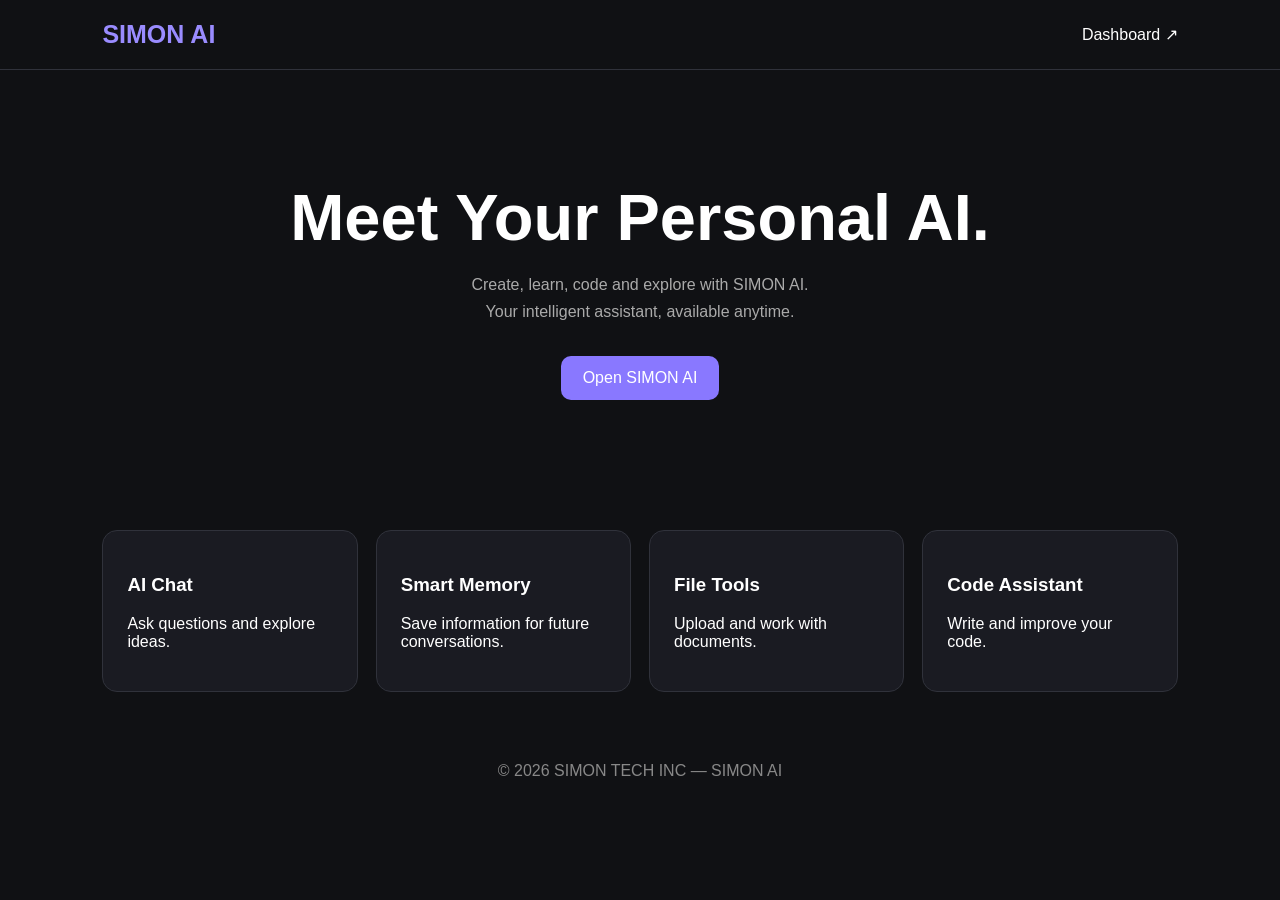
<file: simon.site/site/index.html>
<!DOCTYPE html>
<html lang="en">
<head>
<meta charset="UTF-8">
<meta name="viewport" content="width=device-width, initial-scale=1">
<title>SIMON AI — Your Personal Assistant</title>
<style>
*{box-sizing:border-box}
body{margin:0;background:#101114;color:white;font-family:Arial,sans-serif}
header{display:flex;justify-content:space-between;align-items:center;padding:20px 8%;border-bottom:1px solid #30323b}
.logo{font-size:25px;font-weight:bold;color:#9a8cff}
a{color:white;text-decoration:none}
.btn{background:#8978ff;padding:13px 22px;border-radius:10px;display:inline-block;margin-top:15px}
.hero{text-align:center;padding:100px 20px}
.hero h1{font-size:clamp(35px,7vw,65px);margin:10px}
.hero p{color:#aaa;line-height:1.7}
.features{display:grid;grid-template-columns:repeat(auto-fit,minmax(200px,1fr));gap:18px;padding:30px 8%}
.card{background:#1a1b22;border:1px solid #30323b;border-radius:15px;padding:24px}
footer{text-align:center;color:#888;padding:40px}
</style>
</head>
<body>
<header>
  <div class="logo">SIMON AI</div>
  <a href="https://simon-ai.onrender.com">Dashboard ↗</a>
</header>

<section class="hero">
  <h1>Meet Your Personal AI.</h1>
  <p>
    Create, learn, code and explore with SIMON AI.<br>
    Your intelligent assistant, available anytime.
  </p>
  <a class="btn" href="https://simon-ai.onrender.com">
    Open SIMON AI
  </a>
</section>

<section class="features">
  <div class="card"><h3>AI Chat</h3><p>Ask questions and explore ideas.</p></div>
  <div class="card"><h3>Smart Memory</h3><p>Save information for future conversations.</p></div>
  <div class="card"><h3>File Tools</h3><p>Upload and work with documents.</p></div>
  <div class="card"><h3>Code Assistant</h3><p>Write and improve your code.</p></div>
</section>

<footer>© 2026 SIMON TECH INC — SIMON AI</footer>
</body>
</html>
</file>
